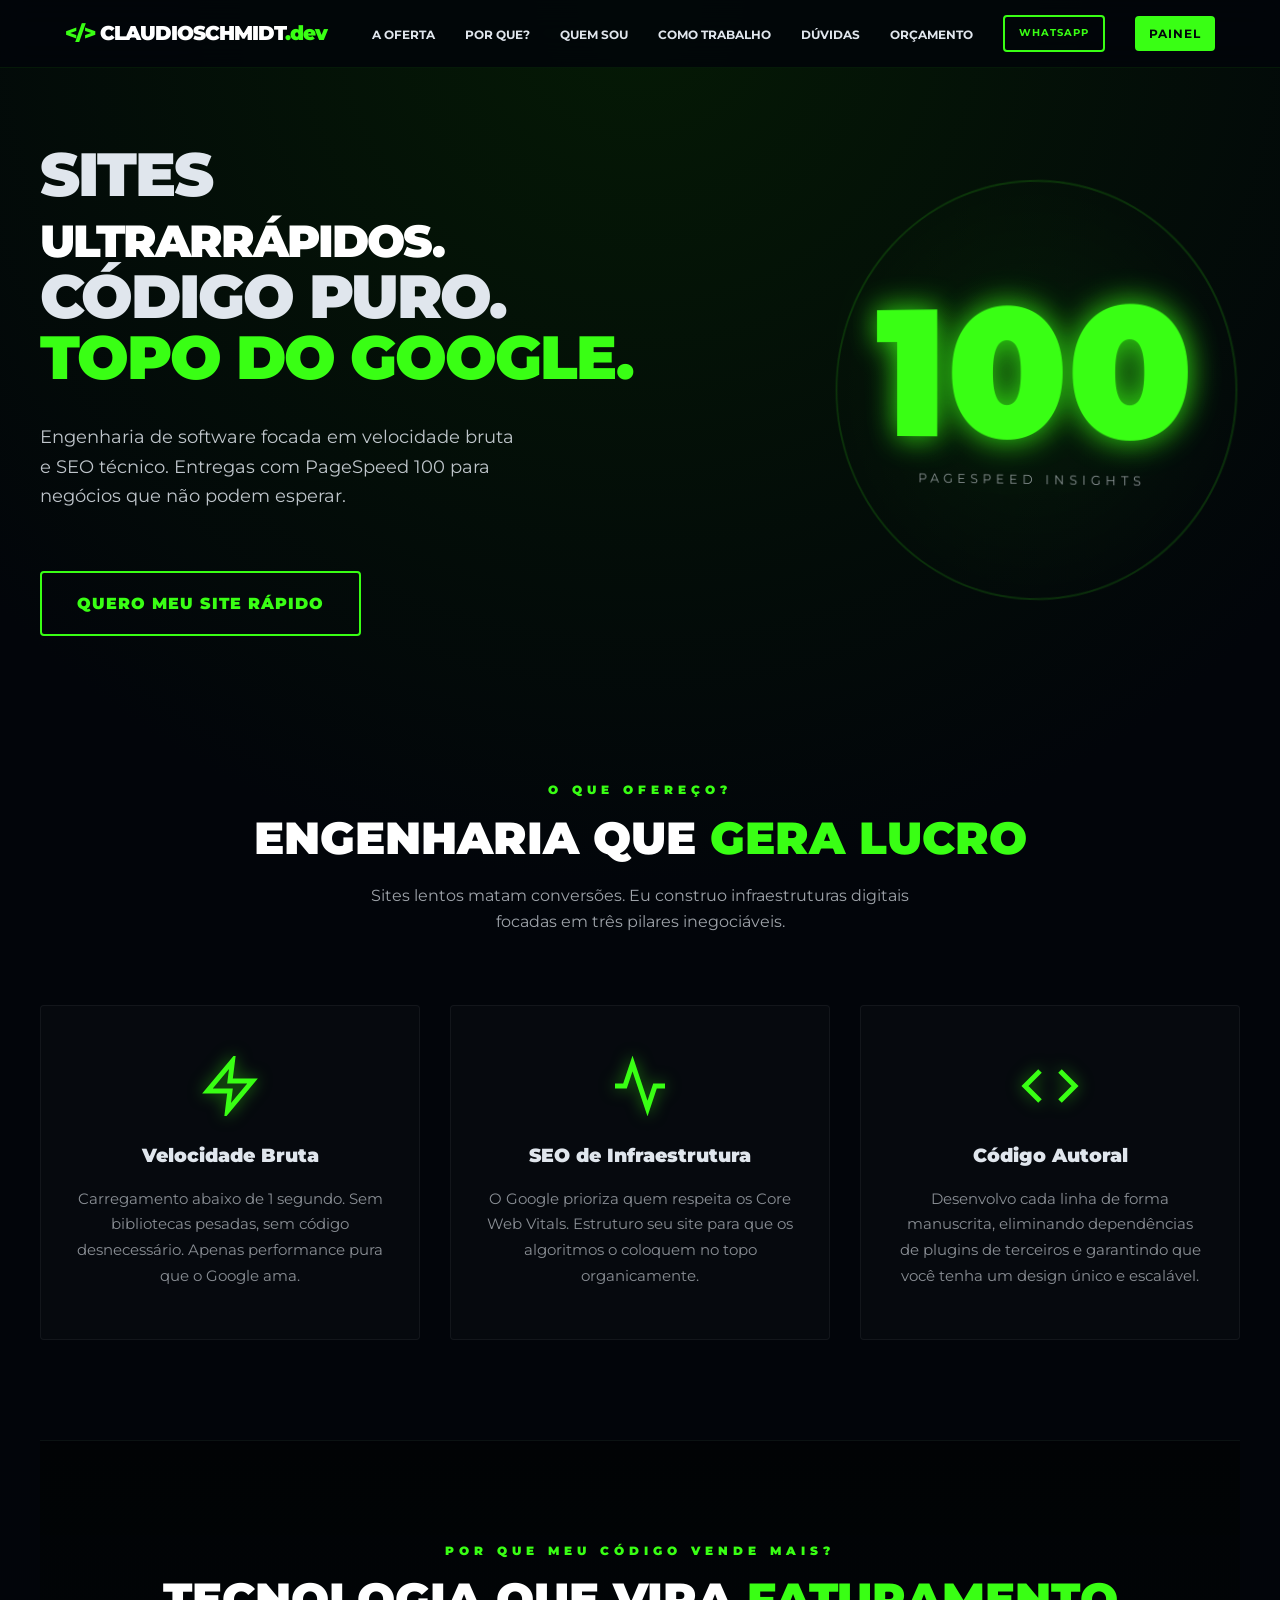
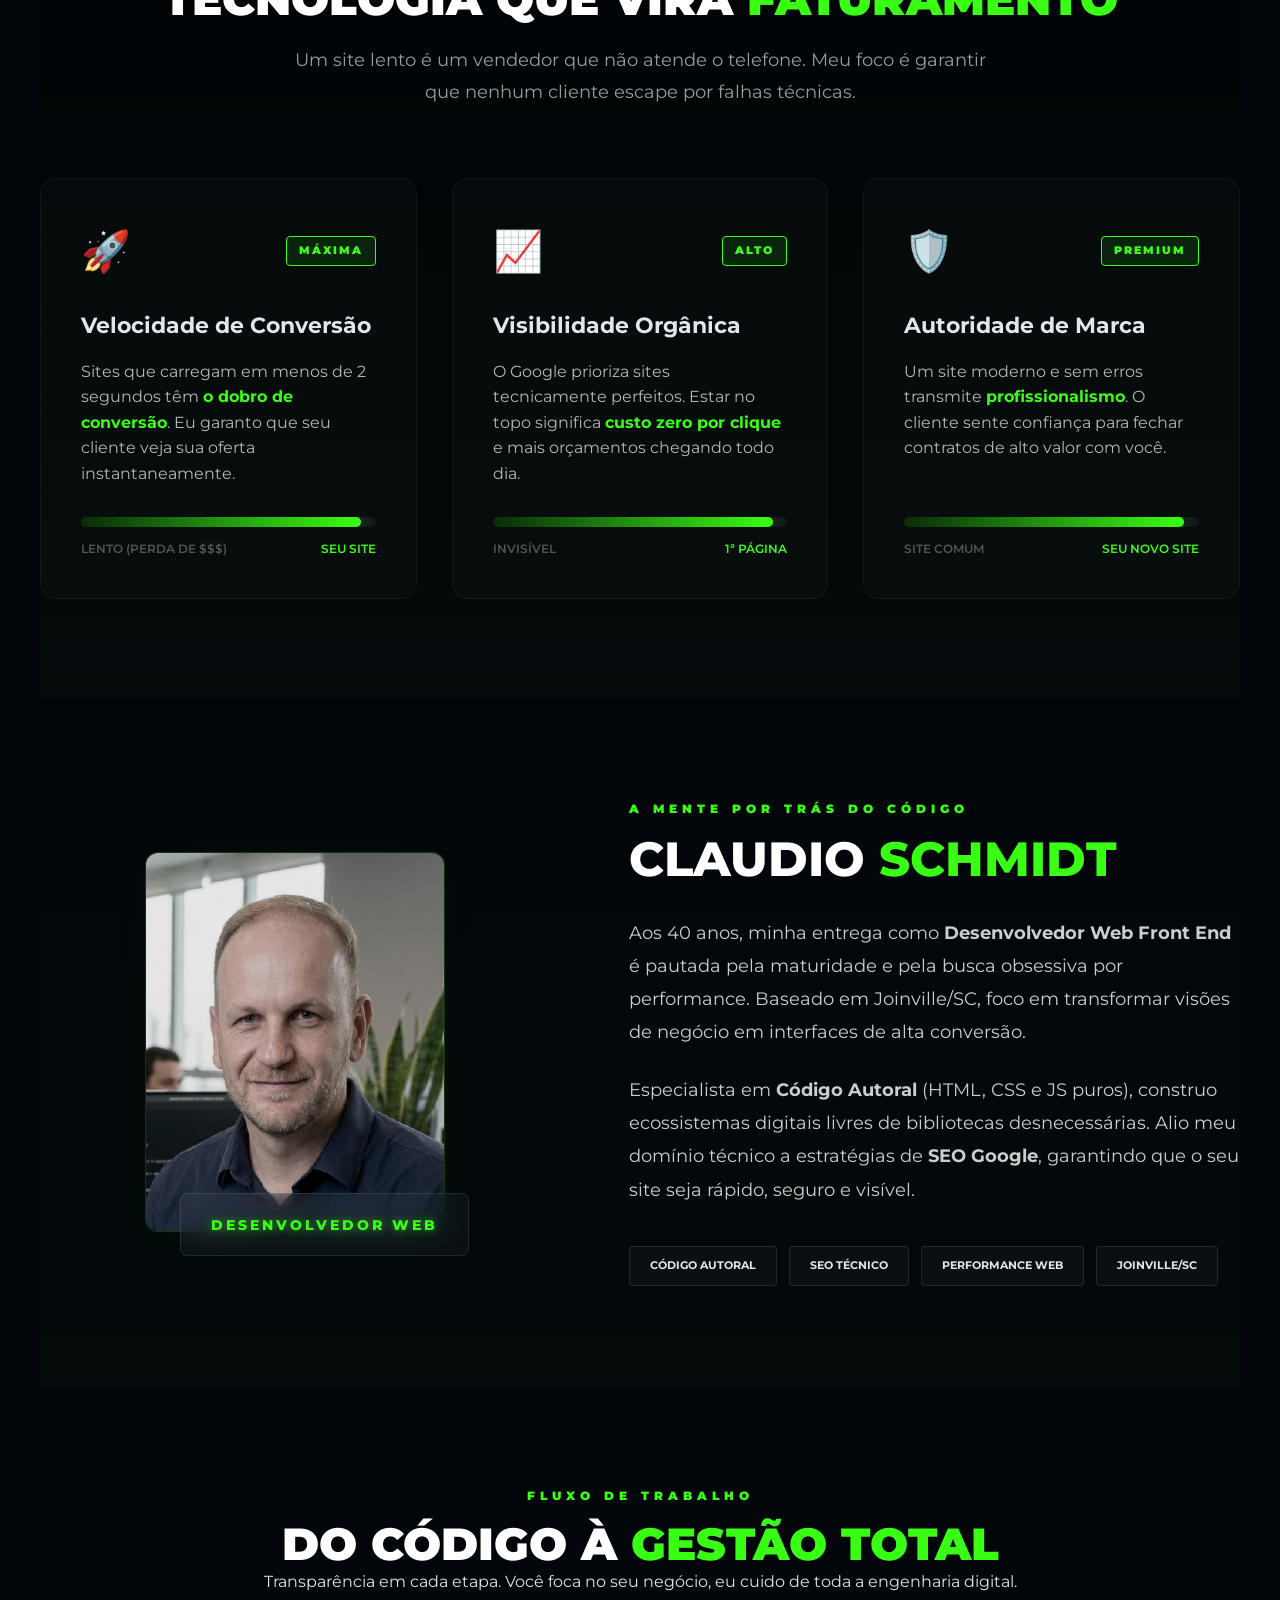
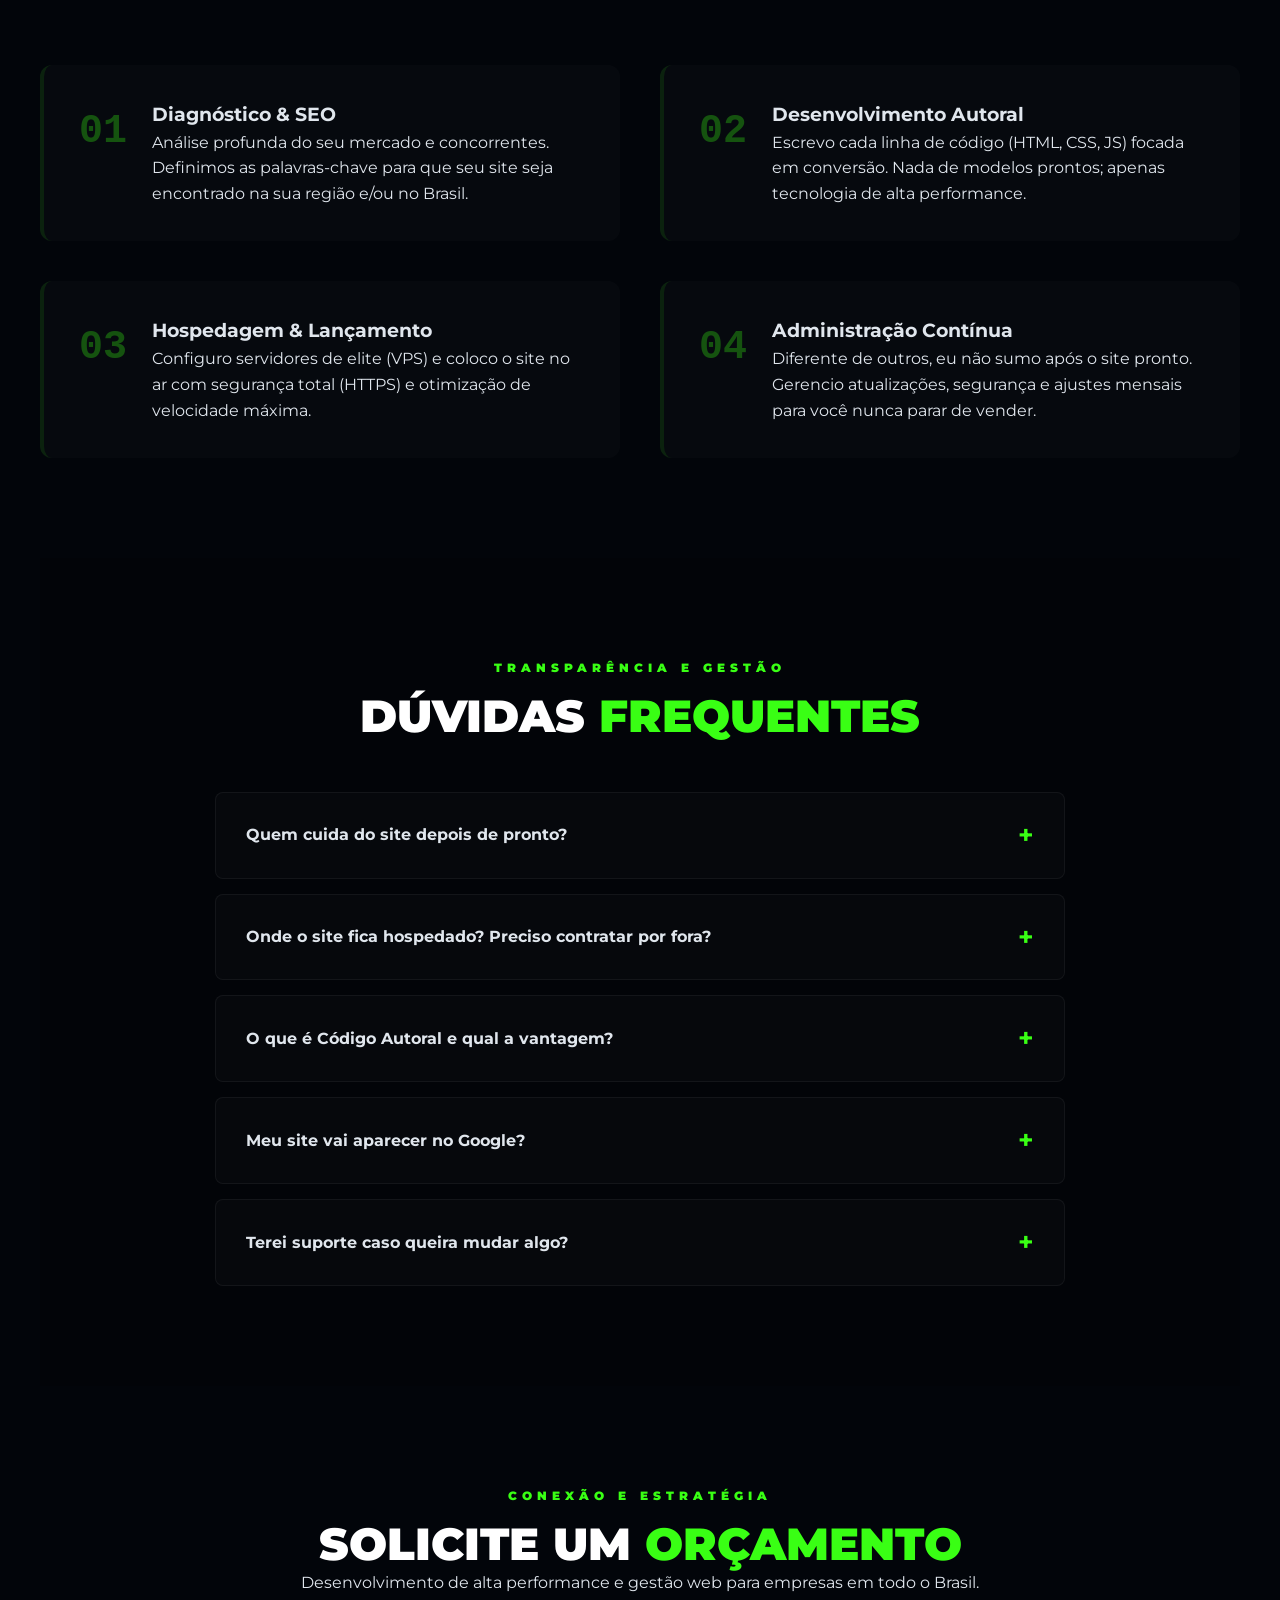
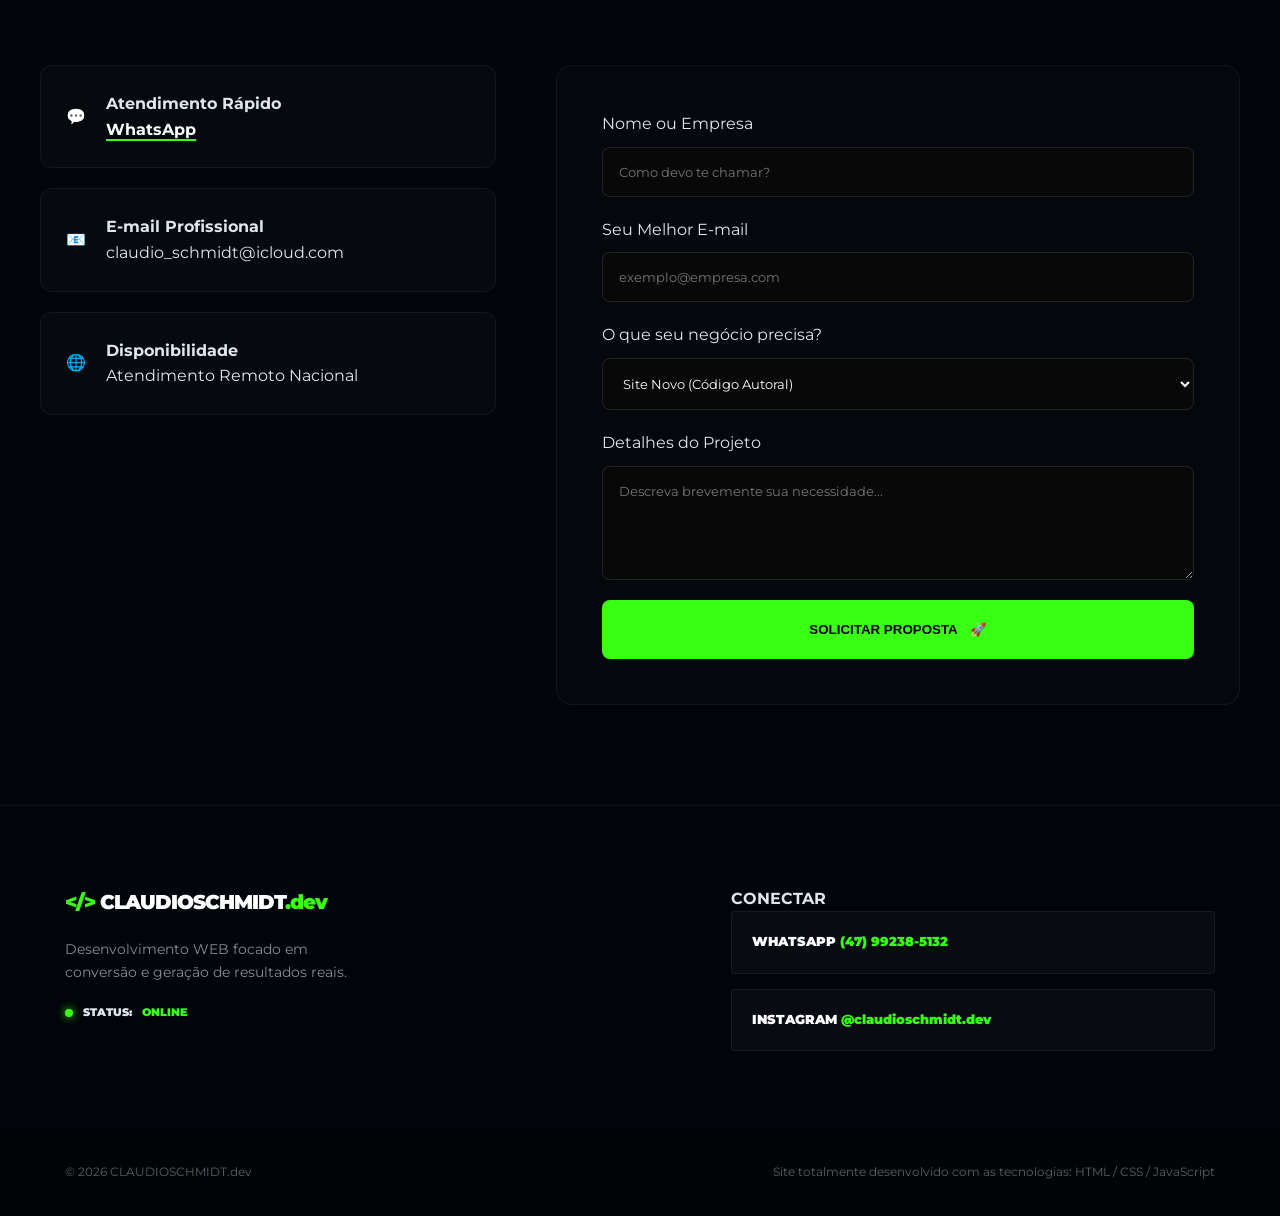
<file: index.html>
<!DOCTYPE html>
<html lang="pt-br">

<head>
    <meta charset="UTF-8">
    <meta name="viewport" content="width=device-width, initial-scale=1.0">
    <title>Claudio Schmidt Dev | Performance Web de Elite</title>

    <link rel="preconnect" href="https://fonts.googleapis.com">
    <link rel="preconnect" href="https://fonts.gstatic.com" crossorigin>
    <link href="https://fonts.googleapis.com/css2?family=Montserrat:wght@400;700;900&display=swap" rel="stylesheet">

    <link rel="stylesheet" href="css/style.css">
    <script src="js/script.js" defer></script>
    <script src="js/script_email.js" defer></script>
</head>

<body>

    <header class="cabecalho-fixo">
        <nav class="container navegacao">
            <a href="#" class="logo-marca">
                <span class="simbolo-code">&lt;/&gt;</span> CLAUDIOSCHMIDT<span>.dev</span>
            </a>

            <button class="menu-hamburguer" aria-label="Abrir Menu">
                <span class="barrinha"></span>
                <span class="barrinha"></span>
                <span class="barrinha"></span>
            </button>

            <ul class="lista-menu">
                <li><a href="#oferta">A Oferta</a></li>
                <li><a href="#venda-mais">Por que?</a></li>
                <li><a href="#quem-sou">Quem Sou</a></li>
                <li><a href="#como-trabalho">Como Trabalho</a></li>
                <li><a href="#duvidas">Dúvidas</a></li>
                <li><a href="#orcamento">Orçamento</a></li>
                <li>
                    <a href="https://wa.me/5547992385132" target="_blank" class="botao-neon pequeno">
                        WHATSAPP
                    </a>
                </li>
                <li>
                    <a href="client-area/index.html" target="_blank" class="botao-cliente">
                        PAINEL
                    </a>
                </li>
            </ul>
        </nav>
    </header>

    <main>
        <section id="inicio" class="secao-destaque container revelar">
            <div class="texto-principal">
                <h1>SITES<br>
                    <span class="cor-branca">ULTRARRÁPIDOS.</span><br>
                    CÓDIGO PURO.<br>
                    <span class="cor-neon">TOPO DO GOOGLE.</span>
                </h1>
                <p>Engenharia de software focada em velocidade bruta e SEO técnico. Entregas com PageSpeed 100 para
                    negócios
                    que não podem esperar.</p>
                <a href="https://wa.me/5547992385132" target="_blank" class="botao-neon">
                    QUERO MEU SITE RÁPIDO
                </a>
            </div>

            <div class="container-visual">
                <div class="elemento-3d">
                    <div class="circulo-decorativo"></div>
                    <div class="placa-performance">
                        <span class="numero-100 brilho-neon">100</span>
                        <span class="sub-texto">PAGESPEED INSIGHTS</span>
                    </div>
                </div>
            </div>
        </section>

        <section id="oferta" class="secao-pilares container revelar">
            <div class="header-pilares">
                <span class="subtitulo-neon">O QUE OFEREÇO?</span>
                <h2 class="cor-branca">ENGENHARIA QUE <span class="cor-neon">GERA LUCRO</span></h2>
                <p>Sites lentos matam conversões. Eu construo infraestruturas digitais focadas em três pilares
                    inegociáveis.
                </p>
            </div>

            <div class="grid-pilares">
                <article class="card-pilar">
                    <div class="icone-container">
                        <svg viewBox="0 0 24 24" fill="none" stroke="currentColor" stroke-width="2" class="svg-neon">
                            <path d="M13 2L3 14h9l-1 8 10-12h-9l1-8z" />
                        </svg>
                    </div>
                    <h3>Velocidade Bruta</h3>
                    <p>Carregamento abaixo de 1 segundo. Sem bibliotecas pesadas, sem código desnecessário. Apenas
                        performance pura que o Google ama.</p>
                </article>

                <article class="card-pilar">
                    <div class="icone-container">
                        <svg viewBox="0 0 24 24" fill="none" stroke="currentColor" stroke-width="2" class="svg-neon">
                            <path d="M22 12h-4l-3 9L9 3l-3 9H2" />
                        </svg>
                    </div>
                    <h3>SEO de Infraestrutura</h3>
                    <p>O Google prioriza quem respeita os Core Web Vitals. Estruturo seu site para que os algoritmos o
                        coloquem no topo organicamente.</p>
                </article>

                <article class="card-pilar">
                    <div class="icone-container">
                        <svg viewBox="0 0 24 24" fill="none" stroke="currentColor" stroke-width="2" class="svg-neon">
                            <polyline points="16 18 22 12 16 6"></polyline>
                            <polyline points="8 6 2 12 8 18"></polyline>
                        </svg>
                    </div>
                    <h3>Código Autoral</h3>
                    <p>Desenvolvo cada linha de forma manuscrita, eliminando dependências de plugins de terceiros e
                        garantindo que você tenha um design único e escalável.</p>
                </article>
            </div>
        </section>

        <section id="venda-mais" class="secao-performance container revelar">
            <div class="header-centralizado">
                <span class="subtitulo-neon">POR QUE MEU CÓDIGO VENDE MAIS?</span>
                <h2 class="cor-branca">TECNOLOGIA QUE VIRA <span class="cor-neon">FATURAMENTO</span></h2>
                <p class="desc-performance">Um site lento é um vendedor que não atende o telefone. Meu foco é garantir
                    que nenhum cliente escape por falhas técnicas.</p>
            </div>

            <div class="grade-vitals">

                <div class="card-vital">
                    <div class="vital-header">
                        <span class="icone-negocio">🚀</span>
                        <span class="status bom">MÁXIMA</span>
                    </div>
                    <h3>Velocidade de Conversão</h3>
                    <p>Sites que carregam em menos de 2 segundos têm <strong>o dobro de conversão</strong>. Eu garanto
                        que seu cliente veja sua oferta instantaneamente.</p>

                    <div class="grafico-cwv">
                        <div class="barra-fundo">
                            <div class="barra-preenchida LCP-bar"></div>
                        </div>
                        <div class="legenda-grafico">
                            <span>Lento (Perda de $$$)</span>
                            <span class="marca-bom">Seu Site</span>
                        </div>
                    </div>
                </div>

                <div class="card-vital">
                    <div class="vital-header">
                        <span class="icone-negocio">📈</span>
                        <span class="status bom">ALTO</span>
                    </div>
                    <h3>Visibilidade Orgânica</h3>
                    <p>O Google prioriza sites tecnicamente perfeitos. Estar no topo significa <strong>custo zero por
                            clique</strong> e mais orçamentos chegando todo dia.</p>

                    <div class="grafico-cwv">
                        <div class="barra-fundo">
                            <div class="barra-preenchida CLS-bar"></div>
                        </div>
                        <div class="legenda-grafico">
                            <span>Invisível</span>
                            <span class="marca-bom">1ª Página</span>
                        </div>
                    </div>
                </div>

                <div class="card-vital">
                    <div class="vital-header">
                        <span class="icone-negocio">🛡️</span>
                        <span class="status bom">PREMIUM</span>
                    </div>
                    <h3>Autoridade de Marca</h3>
                    <p>Um site moderno e sem erros transmite <strong>profissionalismo</strong>. O cliente sente
                        confiança para fechar contratos de alto valor com você.</p>

                    <div class="grafico-cwv">
                        <div class="barra-fundo">
                            <div class="barra-preenchida INP-bar"></div>
                        </div>
                        <div class="legenda-grafico">
                            <span>Site Comum</span>
                            <span class="marca-bom">Seu Novo Site</span>
                        </div>
                    </div>
                </div>

            </div>
        </section>

        <section id="quem-sou" class="secao-sobre container revelar">
            <div class="grade-sobre">

                <div class="sobre-visual">
                    <div class="moldura-neon">
                        <img src="img/claudio-schmidt.png" alt="Foto de Claudio Schmidt - Desenvolvedor Frontend"
                            class="foto-perfil">

                        <div class="background-glass-overlay">
                            <span class="label-experiencia">Desenvolvedor Web</span>
                        </div>
                    </div>
                </div>

                <div class="sobre-texto">
                    <span class="subtitulo-neon">A MENTE POR TRÁS DO CÓDIGO</span>
                    <h2 class="cor-branca">CLAUDIO <span class="cor-neon">SCHMIDT</span></h2>

                    <p>Aos 40 anos, minha entrega como <strong>Desenvolvedor Web Front End</strong> é pautada pela
                        maturidade e pela busca obsessiva por performance. Baseado em Joinville/SC, foco em transformar
                        visões de negócio em interfaces de alta conversão.</p>

                    <p>Especialista em <strong>Código Autoral</strong> (HTML, CSS e JS puros), construo ecossistemas
                        digitais livres de bibliotecas desnecessárias. Alio meu domínio técnico a estratégias de
                        <strong>SEO Google</strong>, garantindo que o seu site seja rápido, seguro e visível.
                    </p>

                    <div class="badges-tecnicas">
                        <span class="badge">Código Autoral</span>
                        <span class="badge">SEO Técnico</span>
                        <span class="badge">Performance Web</span>
                        <span class="badge">Joinville/SC</span>
                    </div>
                </div>
            </div>
        </section>

        <section id="como-trabalho" class="secao-processo container revelar">
            <div class="header-centralizado">
                <span class="subtitulo-neon">FLUXO DE TRABALHO</span>
                <h2 class="cor-branca">DO CÓDIGO À <span class="cor-neon">GESTÃO TOTAL</span></h2>
                <p>Transparência em cada etapa. Você foca no seu negócio, eu cuido de toda a engenharia digital.</p>
            </div>

            <div class="linha-processo">
                <div class="card-processo">
                    <div class="num-processo">01</div>
                    <div class="box-conteudo">
                        <h3>Diagnóstico & SEO</h3>
                        <p>Análise profunda do seu mercado e concorrentes. Definimos as palavras-chave para que seu site
                            seja encontrado na sua região e/ou no Brasil.</p>
                    </div>
                </div>

                <div class="card-processo">
                    <div class="num-processo">02</div>
                    <div class="box-conteudo">
                        <h3>Desenvolvimento Autoral</h3>
                        <p>Escrevo cada linha de código (HTML, CSS, JS) focada em conversão. Nada de modelos prontos;
                            apenas tecnologia de alta performance.</p>
                    </div>
                </div>

                <div class="card-processo">
                    <div class="num-processo">03</div>
                    <div class="box-conteudo">
                        <h3>Hospedagem & Lançamento</h3>
                        <p>Configuro servidores de elite (VPS) e coloco o site no ar com segurança total (HTTPS) e
                            otimização de velocidade máxima.</p>
                    </div>
                </div>

                <div class="card-processo">
                    <div class="num-processo">04</div>
                    <div class="box-conteudo">
                        <h3>Administração Contínua</h3>
                        <p>Diferente de outros, eu não sumo após o site pronto. Gerencio atualizações, segurança e
                            ajustes mensais para você nunca parar de vender.</p>
                    </div>
                </div>
            </div>
        </section>

        <section id="duvidas" class="secao-faq container revelar">
            <div class="faq-header">
                <span class="subtitulo-neon">TRANSPARÊNCIA E GESTÃO</span>
                <h2 class="cor-branca">DÚVIDAS <span class="cor-neon">FREQUENTES</span></h2>
            </div>

            <div class="lista-faq">
                <details>
                    <summary>Quem cuida do site depois de pronto?</summary>
                    <div class="faq-content">
                        <p><strong>Eu cuido de tudo.</strong> Ao contratar meus serviços, você não precisa se preocupar
                            com tecnicismos. Eu assumo a <strong>administração web total</strong>: desde atualizações de
                            segurança até ajustes de conteúdo, garantindo que o site esteja sempre no ar e performando.
                        </p>
                    </div>
                </details>

                <details>
                    <summary>Onde o site fica hospedado? Preciso contratar por fora?</summary>
                    <div class="faq-content">
                        <p>Não precisa se preocupar com isso. Eu ofereço o <strong>pacote completo</strong>, incluindo
                            hospedagem de alta performance otimizada para Código Autoral e configuração de domínio. Você
                            terá um único ponto de contato para tudo o que envolver sua presença web.</p>
                    </div>
                </details>

                <details>
                    <summary>O que é Código Autoral e qual a vantagem?</summary>
                    <div class="faq-content">
                        <p>Diferente de agências que usam modelos prontos (WordPress/Wix), eu escrevo o código do zero.
                            Isso resulta em um site <strong>infinitamente mais rápido</strong>, seguro e que o Google
                            prioriza nos resultados de busca.</p>
                    </div>
                </details>

                <details>
                    <summary>Meu site vai aparecer no Google?</summary>
                    <div class="faq-content">
                        <p>Sim. Trabalho com <strong>SEO Técnico Nativo</strong>. Isso significa que a estrutura do
                            código já é otimizada para que os robôs do Google entendam e indexem seu negócio com
                            prioridade na região de Joinville e em todo o Brasil.</p>
                    </div>
                </details>

                <details>
                    <summary>Terei suporte caso queira mudar algo?</summary>
                    <div class="faq-content">
                        <p>Com certeza. Como sou o responsável direto pelo desenvolvimento e pela administração, o
                            suporte é feito <strong>diretamente comigo</strong>. Através de painel intuitivo com quem entendem de código.</p>
                    </div>
                </details>
            </div>
        </section>

        <section id="orcamento" class="secao-contato container revelar">
            <div class="header-centralizado">
                <span class="subtitulo-neon">CONEXÃO E ESTRATÉGIA</span>
                <h2 class="cor-branca">SOLICITE UM <span class="cor-neon">ORÇAMENTO</span></h2>
                <p>Desenvolvimento de alta performance e gestão web para empresas em todo o Brasil.</p>
            </div>

            <div class="grade-contato">
                <div class="contato-info">
                    <div class="card-direto">
                        <span class="icone-contato">💬</span>
                        <div>
                            <h4>Atendimento Rápido</h4>
                            <a href="https://wa.me/5547992385132" target="_blank" class="link-neon">WhatsApp</a>
                        </div>
                    </div>

                    <div class="card-direto">
                        <span class="icone-contato">📧</span>
                        <div>
                            <h4>E-mail Profissional</h4>
                            <p>claudio_schmidt@icloud.com</p>
                        </div>
                    </div>

                    <div class="card-direto">
                        <span class="icone-contato">🌐</span>
                        <div>
                            <h4>Disponibilidade</h4>
                            <p>Atendimento Remoto Nacional</p>
                        </div>
                    </div>
                </div>

                <form class="form-contato">
                    <div class="grupo-input">
                        <label for="nome">Nome ou Empresa</label>
                        <input type="text" id="nome" name="nome" placeholder="Como devo te chamar?" required>
                    </div>

                    <div class="grupo-input">
                        <label for="email">Seu Melhor E-mail</label>
                        <input type="email" id="email" name="email" placeholder="exemplo@empresa.com" required>
                    </div>

                    <div class="grupo-input">
                        <label for="servico">O que seu negócio precisa?</label>
                        <select name="servico" id="servico">
                            <option value="Site Novo (Código Autoral)">Site Novo (Código Autoral)</option>
                            <option value="Gestão & Administração">Gestão & Administração Web</option>
                            <option value="Performance & SEO">Performance & SEO Técnico</option>
                        </select>
                    </div>

                    <div class="grupo-input">
                        <label for="mensagem">Detalhes do Projeto</label>
                        <textarea id="mensagem" name="mensagem" rows="5"
                            placeholder="Descreva brevemente sua necessidade..." required></textarea>
                    </div>

                    <button type="submit" class="btn-enviar-projeto">
                        SOLICITAR PROPOSTA <span>🚀</span>
                    </button>
                </form>
            </div>
        </section>


    </main>

    <footer class="rodape-moderno revelar">
        <div class="container grade-rodape">
            <div class="col-rodape">
                <a href="#" class="logo-marca">
                    <span class="simbolo-code">&lt;/&gt;</span> CLAUDIOSCHMIDT<span>.dev</span>
                </a>
                <p class="txt-rodape">Desenvolvimento WEB focado em conversão e geração de resultados reais.</p>
                <div class="status-sistema">
                    <span class="ponto-status"></span> STATUS: <span class="cor-neon">ONLINE</span>
                </div>
            </div>

            <div class="col-rodape">
                <h4 class="tit-rodape">CONECTAR</h4>
                <div class="contatos-card">
                    <a href="https://wa.me/5547992385132" target="_blank" class="item-contato">
                        WHATSAPP <span class="cor-neon">(47) 99238-5132</span>
                    </a>
                    <a href="https://www.instagram.com/claudioschmidt.dev" target="_blank" class="item-contato">
                        INSTAGRAM <span class="cor-neon">@claudioschmidt.dev</span>
                    </a>
                </div>
            </div>
        </div>

        <div class="assinatura">
            <div class="container flex-assinatura">
                <p>© 2026 CLAUDIOSCHMIDT.dev</p>
                <p>Site totalmente desenvolvido com as tecnologias: <span class="txt-brilhante"> HTML / CSS /
                        JavaScript</span></p>
            </div>
        </div>
    </footer>


</body>

</html>
</file>
<file: css/style.css>
/* --- 1. CONFIGURAÇÕES BASE & VARIÁVEIS --- */
:root {
    --neon: #39ff14;
    --fundo-dark: #02050a;
    --verde-profundo: #051a05;
    --branco: #ffffff;
    --texto: #e0e6ed;
    --transicao: all 0.4s cubic-bezier(0.175, 0.885, 0.32, 1.275);
}


/* * {
    outline: 1px solid red;
} */

* {
    margin: 0;
    padding: 0;
    box-sizing: border-box;
    -webkit-font-smoothing: antialiased;
}

html {
    scroll-behavior: smooth;
    scroll-padding-top: 100px;
}

body {
    font-family: 'Montserrat', sans-serif;
    background: radial-gradient(circle at 50% 0%, var(--verde-profundo) 0%, var(--fundo-dark) 80%);
    background-color: var(--fundo-dark);
    background-attachment: fixed;
    color: var(--texto);
    overflow-x: hidden;
    line-height: 1.6;
}

.container {
    max-width: 1200px;
    margin: 0 auto;
    padding: 0 25px;
}

/* Correção de overflow no mobile */
.container-visual,
.elemento-3d {
    max-width: 100%;
}

/* --- 2. COMPONENTES REUTILIZÁVEIS (AUXILIARES) --- */
.cor-neon {
    color: var(--neon);
}

.cor-branca {
    color: var(--branco);
    font-size: 2.8rem;
    font-weight: 900;
    line-height: 1.1;
}

.brilho-neon {
    text-shadow: 0 0 25px rgba(57, 255, 20, 0.7);
}

.subtitulo-neon {
    font-size: 0.75rem;
    letter-spacing: 5px;
    color: var(--neon);
    font-weight: 900;
    display: block;
    margin-bottom: 15px;
    text-transform: uppercase;
}

.botao-neon {
    display: inline-block;
    padding: 18px 35px;
    border: 2px solid var(--neon);
    color: var(--neon) !important;
    text-decoration: none;
    font-weight: 900;
    border-radius: 4px;
    text-transform: uppercase;
    letter-spacing: 1px;
    transition: var(--transicao);
}

.botao-neon.pequeno {
    padding: 8px 14px;
    font-size: 0.65rem;
    white-space: nowrap;
}

.botao-cliente {
    display: inline-block;
    padding: 8px 14px;
    background: var(--neon);
    color: var(--fundo-dark) !important;
    text-decoration: none;
    font-weight: 900;
    border-radius: 4px;
    font-size: 0.65rem;
    text-transform: uppercase;
    letter-spacing: 1px;
    transition: var(--transicao);
    white-space: nowrap;
}

.botao-cliente:hover {
    background: #4efd1d;
    box-shadow: 0 0 25px rgba(57, 255, 20, 0.5);
    transform: translateY(-3px);
}

.botao-neon:hover {
    background: var(--neon);
    color: var(--fundo-dark) !important;
    box-shadow: 0 0 30px rgba(57, 255, 20, 0.6);
    transform: translateY(-5px);
}

/* Animação de entrada (Scroll Reveal) */
.revelar {
    opacity: 0;
    transform: translateY(40px);
    transition: all 0.9s cubic-bezier(0.17, 0.55, 0.55, 1);
}

.revelar.visivel {
    opacity: 1;
    transform: translateY(0);
}

/* --- 3. CABEÇALHO & NAVEGAÇÃO --- */
.cabecalho-fixo {
    position: fixed;
    top: 0;
    left: 0;
    width: 100%;
    background: rgba(2, 5, 10, 0.88);
    backdrop-filter: blur(15px);
    border-bottom: 1px solid rgba(57, 255, 20, 0.08);
    z-index: 1000;
    padding: 15px 0;
    transition: var(--transicao);
}

.navegacao {
    display: flex;
    justify-content: space-between;
    align-items: center;
}

.logo-marca {
    text-decoration: none;
    color: var(--branco);
    font-weight: 900;
    font-size: 1.25rem;
    letter-spacing: -1px;
}

.logo-marca span {
    color: var(--neon);
}

.lista-menu {
    display: flex;
    align-items: center;
    gap: 30px;
    list-style: none;
}

.lista-menu a {
    text-decoration: none;
    color: var(--texto);
    font-size: 0.75rem;
    font-weight: 700;
    text-transform: uppercase;
    transition: 0.3s;
}

.lista-menu a:hover:not(.botao-neon) {
    color: var(--neon);
}

/* Menu Hamburguer Mobile */
.menu-hamburguer {
    display: none;
    background: none;
    border: none;
    cursor: pointer;
    flex-direction: column;
    gap: 6px;
    z-index: 2000;
}

.barrinha {
    width: 30px;
    height: 3px;
    background-color: var(--neon);
    border-radius: 2px;
    transition: 0.4s;
}

/* Animação do botão hamburguer para "X" */
.menu-hamburguer.aberto .barrinha:nth-child(1) {
    transform: rotate(45deg) translate(5px, 5px);
}

.menu-hamburguer.aberto .barrinha:nth-child(2) {
    opacity: 0;
}

.menu-hamburguer.aberto .barrinha:nth-child(3) {
    transform: rotate(-45deg) translate(6px, -6px);
}

/* --- 4. SEÇÃO INICIAL (HERO SECTION) --- */
.secao-destaque {
    display: flex;
    align-items: center;
    min-height: 80vh;
    padding: 120px 0 60px 0;
}

.texto-principal {
    flex: 1.2;
    z-index: 10;
}

.texto-principal h1 {
    font-size: 3.8rem;
    font-weight: 900;
    line-height: 1;
    margin-bottom: 35px;
    letter-spacing: -2px;
}

.texto-principal p {
    max-width: 480px;
    opacity: 0.85;
    font-size: 1.15rem;
    margin-bottom: 60px;
    text-shadow: 0 0 15px rgba(255, 255, 255, 0.1);
}

/* Elementos Visuais 3D */
.container-visual {
    flex: 0.8;
    display: flex;
    justify-content: flex-end;
    align-items: center;
    perspective: 2000px;
}

.elemento-3d {
    position: relative;
    width: 420px;
    height: 420px;
    display: flex;
    justify-content: center;
    align-items: center;
    transform-style: preserve-3d;
    transform: rotateY(-18deg);
    filter: drop-shadow(0 0 15px rgba(57, 255, 20, 0.15));
}

.circulo-decorativo {
    position: absolute;
    width: 100%;
    height: 100%;
    border: 2px solid rgba(57, 255, 20, 0.15);
    border-radius: 50%;
    background: radial-gradient(circle, rgba(57, 255, 20, 0.05) 0%, transparent 75%);
    z-index: 1;
}

.placa-performance {
    position: relative;
    z-index: 2;
    text-align: center;
    transform: translateZ(120px);
    animation: flutuar 4s ease-in-out infinite;
    display: flex;
    flex-direction: column;
    justify-content: center;
    align-items: center;
}

.numero-100 {
    font-size: 11.5rem;
    font-weight: 900;
    color: var(--neon);
    line-height: 0.9;
    text-shadow: 0 0 30px rgba(57, 255, 20, 0.8);
}

.sub-texto {
    display: block;
    font-size: 0.8rem;
    letter-spacing: 5px;
    opacity: 0.6;
    text-transform: uppercase;
    margin-top: 15px;
}

/* --- 5. SEÇÃO OFERTA (PILARES) --- */
.secao-pilares {
    padding: 60px 0 100px 0;
}

.header-pilares {
    text-align: center;
    margin-bottom: 70px;
}

.header-pilares h2 {
    font-size: 2.8rem;
    font-weight: 900;
    line-height: 1.1;
}

.header-pilares p {
    max-width: 600px;
    margin: 20px auto 0;
    opacity: 0.7;
}

.grid-pilares {
    display: grid;
    grid-template-columns: repeat(3, 1fr);
    gap: 30px;
}

.card-pilar {
    text-align: center;
    background: rgba(255, 255, 255, 0.02);
    padding: 50px 35px;
    border-radius: 4px;
    border: 1px solid rgba(255, 255, 255, 0.05);
    transition: var(--transicao);
    position: relative;
    overflow: hidden;
}

.card-pilar:hover {
    background: rgba(57, 255, 20, 0.03);
    border-color: var(--neon);
    transform: translateY(-10px);
}

.icone-container {
    width: 60px;
    height: 60px;
    margin: 0 auto 25px;
    display: flex;
    justify-content: center;
    align-items: center;
    color: var(--neon);
}

.svg-neon {
    filter: drop-shadow(0 0 8px rgba(57, 255, 20, 0.5));
}

.card-pilar h3 {
    margin-bottom: 15px;
    font-weight: 900;
}

.card-pilar p {
    font-size: 0.95rem;
    line-height: 1.7;
    opacity: 0.6;
}

/* --- 6. SEÇÃO PERFORMANCE & LUCRO --- */
.secao-performance {
    padding: 100px 0;
    background: linear-gradient(to bottom, rgba(0, 0, 0, 0.5), rgba(57, 255, 20, 0.02));
    border-top: 1px solid rgba(255, 255, 255, 0.03);
}

.header-centralizado {
    text-align: center;
    margin-bottom: 70px;
}

.desc-performance {
    max-width: 700px;
    margin: 20px auto 0;
    color: rgba(255, 255, 255, 0.6);
    line-height: 1.8;
    font-size: 1.1rem;
}

.grade-vitals {
    display: grid;
    grid-template-columns: repeat(3, 1fr);
    gap: 35px;
}

.card-vital {
    background: rgba(255, 255, 255, 0.02);
    border: 1px solid rgba(255, 255, 255, 0.05);
    padding: 40px;
    border-radius: 16px;
    display: flex;
    flex-direction: column;
    transition: all 0.4s cubic-bezier(0.165, 0.84, 0.44, 1);
    position: relative;
    overflow: hidden;
}

.card-vital:hover {
    transform: translateY(-10px);
    background: rgba(57, 255, 20, 0.02);
    border-color: var(--neon);
    box-shadow: 0 20px 40px rgba(0, 0, 0, 0.4);
}

.vital-header {
    display: flex;
    justify-content: space-between;
    align-items: center;
    margin-bottom: 25px;
}

.icone-negocio {
    font-size: 2.5rem;
}

.status.bom {
    font-size: 0.7rem;
    font-weight: 900;
    color: var(--neon);
    background: rgba(57, 255, 20, 0.1);
    padding: 5px 12px;
    border-radius: 4px;
    border: 1px solid var(--neon);
    letter-spacing: 2px;
    text-transform: uppercase;
}

.card-vital h3 {
    font-size: 1.4rem;
    margin-bottom: 15px;
    font-weight: 700;
}

.card-vital p {
    color: rgba(255, 255, 255, 0.7);
    font-size: 1rem;
    line-height: 1.6;
    margin-bottom: 30px;
    flex-grow: 1;
}

.card-vital strong {
    color: var(--neon);
}

/* Gráficos CWV */
.grafico-cwv {
    width: 100%;
}

.barra-fundo {
    height: 10px;
    background: rgba(255, 255, 255, 0.05);
    border-radius: 20px;
    overflow: hidden;
    position: relative;
}

.barra-preenchida {
    height: 100%;
    background: linear-gradient(90deg, #0a2b08 0%, var(--neon) 100%);
    width: 0;
    border-radius: 20px;
    box-shadow: 0 0 15px rgba(57, 255, 20, 0.3);
}

.legenda-grafico {
    display: flex;
    justify-content: space-between;
    margin-top: 12px;
    font-size: 0.75rem;
    font-weight: 600;
    color: rgba(255, 255, 255, 0.3);
    text-transform: uppercase;
}

.marca-bom {
    color: var(--neon);
}

/* Animações dos Gráficos via Scroll */
.revelar.visivel .LCP-bar {
    animation: animarBarra 1.5s ease-out forwards 0.2s;
}

.revelar.visivel .CLS-bar {
    animation: animarBarra 1.5s ease-out forwards 0.4s;
}

.revelar.visivel .INP-bar {
    animation: animarBarra 1.5s ease-out forwards 0.6s;
}

@keyframes animarBarra {
    from {
        width: 0;
    }

    to {
        width: 95%;
    }
}

/* --- 7. SEÇÃO PROCESSO (COMO TRABALHO) --- */
.secao-processo {
    padding: 100px 0;
}

.linha-processo {
    display: grid;
    grid-template-columns: repeat(2, 1fr);
    gap: 40px;
    margin-top: 50px;
}

.card-processo {
    display: flex;
    gap: 25px;
    background: rgba(255, 255, 255, 0.02);
    padding: 35px;
    border-radius: 12px;
    border-left: 4px solid rgba(57, 255, 20, 0.1);
    transition: 0.4s;
}

.card-processo:hover {
    background: rgba(57, 255, 20, 0.03);
    border-left-color: var(--neon);
    transform: translateX(10px);
}

.num-processo {
    font-size: 2.5rem;
    font-weight: 900;
    color: var(--neon);
    opacity: 0.3;
    font-family: monospace;
}

/* --- 8. SEÇÃO QUEM SOU (SOBRE) --- */
.secao-sobre {
    padding: 100px 0;
    background: linear-gradient(to bottom, transparent, rgba(57, 255, 20, 0.02));
}

.grade-sobre {
    display: grid;
    grid-template-columns: 1fr 1.2fr;
    gap: 80px;
    align-items: center;
}

.moldura-neon {
    display: block;
    margin: 0 auto;
    width: 300px;
    height: 380px;
    border: 1px solid rgba(57, 255, 20, 0.2);
    border-radius: 12px;
    position: relative;
    box-shadow: 0 0 40px rgba(57, 255, 20, 0.03);
    transition: 0.6s cubic-bezier(0.23, 1, 0.32, 1);
    justify-self: center;
}

.foto-perfil {
    width: 100%;
    height: 100%;
    object-fit: cover;
    border-radius: 12px;
    filter: grayscale(40%) brightness(90%);
    transition: 0.5s ease;
    justify-self: center;

}

.background-glass-overlay {
    position: absolute;
    bottom: -25px;
    right: -25px;
    padding: 18px 30px;
    background: rgba(255, 255, 255, 0.03);
    backdrop-filter: blur(15px);
    border: 1px solid rgba(255, 255, 255, 0.1);
    border-radius: 8px;
    z-index: 10;
}


.label-experiencia {
    font-size: 0.85rem;
    color: var(--neon);
    font-weight: 800;
    text-transform: uppercase;
    letter-spacing: 3px;
    text-shadow: 0 0 10px rgba(57, 255, 20, 0.6);
}

.sobre-texto h2 {
    font-size: 3rem;
    margin-bottom: 30px;
    line-height: 1.1;
    font-weight: 800;
}

.sobre-texto p {
    font-size: 1.15rem;
    line-height: 1.8;
    color: rgba(255, 255, 255, 0.8);
    margin-bottom: 25px;
}

.badges-tecnicas {
    display: flex;
    flex-wrap: wrap;
    gap: 12px;
    margin-top: 40px;
}

.badge {
    padding: 10px 20px;
    background: rgba(255, 255, 255, 0.03);
    border: 1px solid rgba(255, 255, 255, 0.1);
    font-size: 0.7rem;
    font-weight: 700;
    border-radius: 4px;
    text-transform: uppercase;
    transition: 0.3s;
}

.badge:hover {
    background: rgba(57, 255, 20, 0.1);
    border-color: var(--neon);
    color: var(--neon);
}

/* --- 9. SEÇÃO DÚVIDAS (FAQ) --- */
.secao-faq {
    padding: 100px 0;
    background: rgba(0, 0, 0, 0.2);
}

.faq-header {
    margin-bottom: 50px;
    text-align: center;
}

.lista-faq {
    max-width: 850px;
    margin: 0 auto;
    display: flex;
    flex-direction: column;
    gap: 15px;
}

details {
    background: rgba(255, 255, 255, 0.02);
    border: 1px solid rgba(255, 255, 255, 0.05);
    border-radius: 8px;
    cursor: pointer;
    transition: 0.3s;
}

details[open] {
    background: rgba(57, 255, 20, 0.03);
    border-color: rgba(57, 255, 20, 0.4);
}

summary {
    padding: 22px 30px;
    font-weight: 700;
    display: flex;
    justify-content: space-between;
    align-items: center;
    list-style: none;
}

summary::-webkit-details-marker {
    display: none;
}

summary::after {
    content: '+';
    color: var(--neon);
    font-size: 1.6rem;
}

details[open] summary::after {
    content: '-';
}


.faq-content {
    padding: 0 30px 25px 30px;
    color: rgba(255, 255, 255, 0.7);
    animation: slideDown 0.4s ease-out;
}

/* --- 10. SEÇÃO CONTATO --- */
.secao-contato {
    padding: 100px 0;
}

.grade-contato {
    display: grid;
    grid-template-columns: 1fr 1.5fr;
    gap: 60px;
}

.card-direto {
    background: rgba(255, 255, 255, 0.02);
    padding: 25px;
    border-radius: 12px;
    display: flex;
    align-items: center;
    gap: 20px;
    border: 1px solid rgba(255, 255, 255, 0.05);
    margin-bottom: 20px;
}

.link-neon {
    color: #fff;
    text-decoration: none;
    font-weight: bold;
    border-bottom: 2px solid var(--neon);
}

.form-contato {
    background: rgba(255, 255, 255, 0.01);
    padding: 45px;
    border-radius: 16px;
    border: 1px solid rgba(255, 255, 255, 0.05);
    display: flex;
    flex-direction: column;
    gap: 20px;
}

.grupo-input {
    display: flex;
    flex-direction: column;
    gap: 10px;
}

.grupo-input input,
.grupo-input select,
.grupo-input textarea {
    background: #080808;
    border: 1px solid rgba(255, 255, 255, 0.1);
    padding: 16px;
    color: #fff;
    border-radius: 8px;
    font-family: inherit;
}

.grupo-input input:focus,
.grupo-input select:focus,
.grupo-input textarea:focus {
    border-color: var(--neon);
    outline: none;
}

.btn-enviar-projeto {
    background: var(--neon);
    color: #000;
    font-weight: 900;
    padding: 22px;
    border: none;
    border-radius: 8px;
    cursor: pointer;
    text-transform: uppercase;
    display: flex;
    justify-content: center;
    align-items: center;
    gap: 12px;
    transition: 0.4s;
}

.btn-enviar-projeto:hover {
    transform: translateY(-4px);
    background: #4efd1d;
    box-shadow: 0 15px 35px rgba(57, 255, 20, 0.3);
}

/* --- 11. RODAPÉ (FOOTER) --- */
.rodape-moderno {
    background: rgba(2, 5, 10, 0.98);
    padding-top: 80px;
    border-top: 1px solid rgba(255, 255, 255, 0.05);
}

.grade-rodape {
    display: grid;
    grid-template-columns: 1.5fr 1.2fr;
    gap: 60px;
    padding-bottom: 60px;
}

.txt-rodape {
    font-size: 0.9rem;
    opacity: 0.6;
    max-width: 300px;
    margin: 20px 0;
}

.status-sistema {
    font-size: 0.7rem;
    font-weight: 900;
    display: flex;
    align-items: center;
    gap: 10px;
}

.ponto-status {
    width: 8px;
    height: 8px;
    background: var(--neon);
    border-radius: 50%;
    box-shadow: 0 0 10px var(--neon);
    animation: pulse 2s infinite;
}

.item-contato {
    text-decoration: none;
    color: var(--branco);
    font-size: 0.8rem;
    font-weight: 900;
    background: rgba(255, 255, 255, 0.03);
    padding: 20px;
    border-radius: 4px;
    border: 1px solid rgba(255, 255, 255, 0.06);
    margin-bottom: 15px;
    display: block;
    transition: 0.3s;
}

.item-contato:hover {
    border-color: var(--neon);
    background: rgba(57, 255, 20, 0.08);
}

.assinatura {
    background: #010307;
    padding: 35px 0;
    font-size: 0.75rem;
    border-top: 1px solid rgba(255, 255, 255, 0.02);
}

.flex-assinatura {
    display: flex;
    justify-content: space-between;
    opacity: 0.4;
}

/* --- 12. ANIMAÇÕES GLOBAIS --- */
@keyframes flutuar {

    0%,
    100% {
        transform: translateZ(120px) translateY(0);
    }

    50% {
        transform: translateZ(120px) translateY(-25px);
    }
}

@keyframes pulse {

    0%,
    100% {
        transform: scale(1);
        opacity: 1;
    }

    50% {
        transform: scale(1.5);
        opacity: 0.5;
    }
}

@keyframes slideDown {
    from {
        opacity: 0;
        transform: translateY(-10px);
    }

    to {
        opacity: 1;
        transform: translateY(0);
    }
}

/* --- 13. RESPONSIVIDADE (MEDIA QUERIES) --- */

/* Tablets e Mobile */
@media (max-width: 950px) {

    /* Menu Mobile Hamburguer */
    .menu-hamburguer {
        display: flex;
    }

    .lista-menu {
        position: fixed;
        top: 0;
        right: -100%;
        width: 100%;
        height: 100vh;
        flex-direction: column;
        justify-content: center;
        background: rgba(2, 5, 10, 0.98);
        backdrop-filter: blur(20px);
        transition: 0.5s cubic-bezier(0.77, 0.2, 0.05, 1);
        z-index: 1500;
    }

    .lista-menu.ativo {
        right: 0;
    }

    .lista-menu a {
        font-size: 1rem;
    }

    /* Seção Hero */
    .secao-destaque {
        flex-direction: column;
        text-align: center;
    }

    .texto-principal h1 {
        font-size: 3rem;
        line-height: 1.2;
        padding: 0 10px;
    }

    .texto-principal p {
        margin: 0 auto 50px auto;
    }

    .container-visual {
        justify-content: center;
        margin-top: 60px;
        width: 100%;
    }

    .elemento-3d {
        width: 90%;
        max-width: 300px;
        height: auto;
        aspect-ratio: 1 / 1;
    }

    .numero-100 {
        font-size: 8rem;
    }

    h1 {
        font-size: 2.8rem;
    }

    /* Grades */
    .grid-pilares,
    .grade-vitals,
    .linha-processo,
    .grade-sobre,
    .grade-contato,
    .grade-rodape {
        grid-template-columns: 1fr;
    }

    .sobre-visual {
        order: 2;
        margin-top: 40px;
    }

    .background-glass-overlay {
        right: 50%;
        transform: translateX(50%);
    }

    .flex-assinatura {
        display: flex;
        flex-direction: column;
        text-align: center;
        opacity: 0.4;
    }

}
</file>
